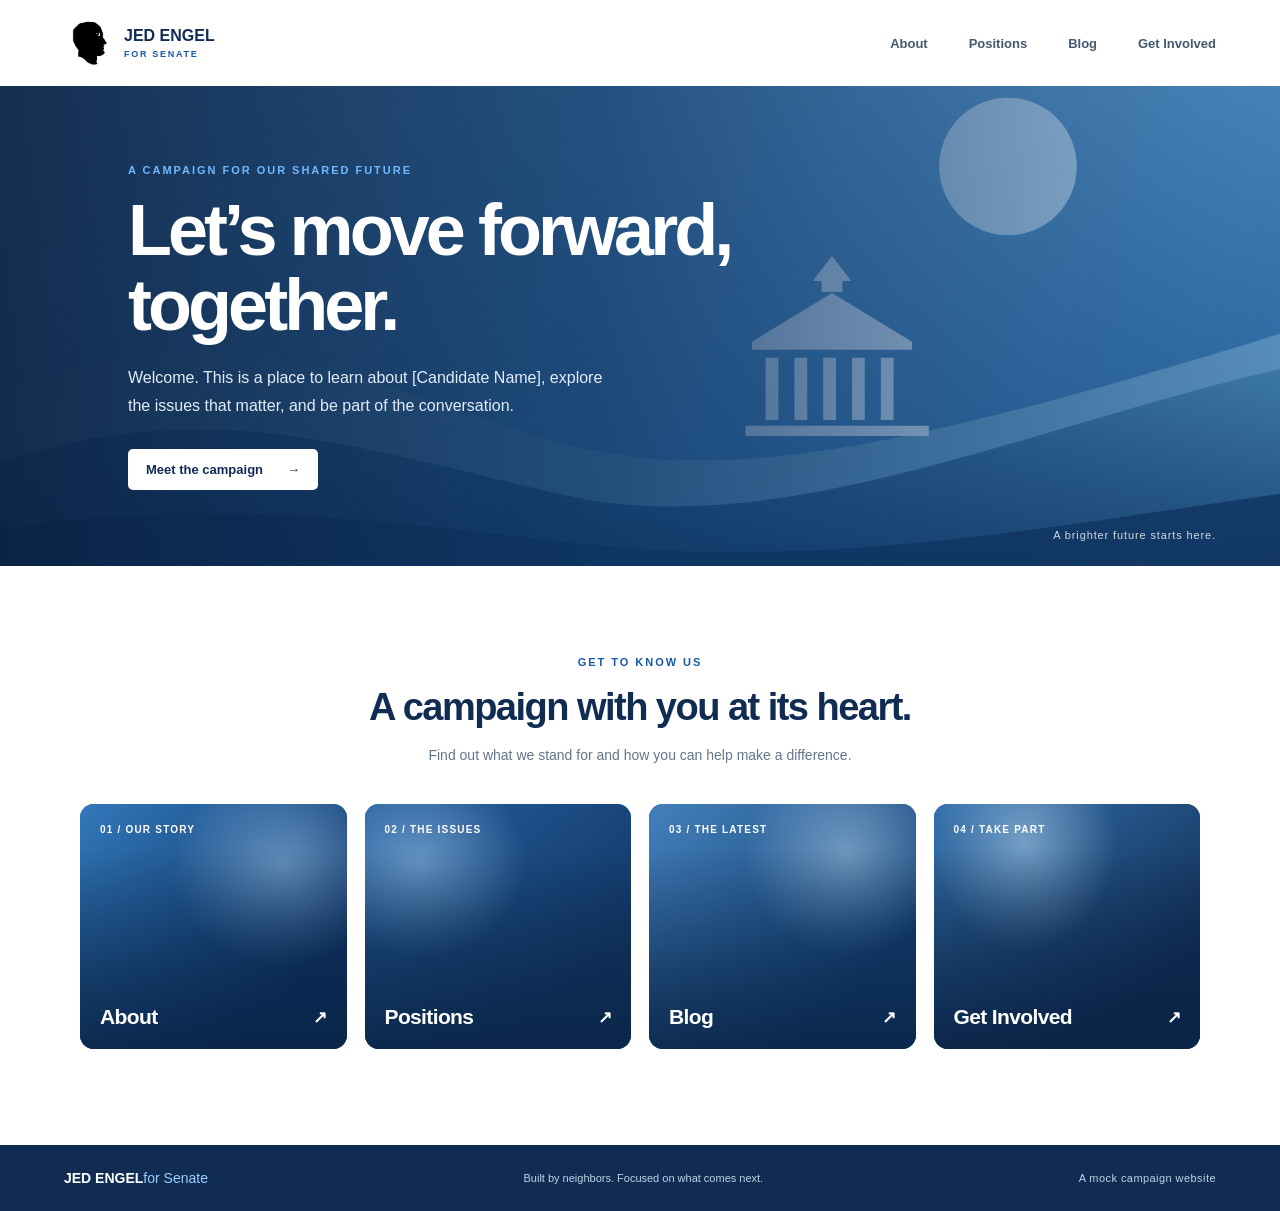
<file: index.html>
<!DOCTYPE html>
<html lang="en">
<head>
    <meta charset="UTF-8">
    <meta name="viewport" content="width=device-width, initial-scale=1.0">
    <meta name="description" content="Meet the campaign, explore the issues, and find ways to get involved.">
    <title>Home | Engel for Senate</title>
    <link rel="stylesheet" href="styles.css">
</head>
<body>
    <header class="site-header">
        <a class="brand" href="index.html" aria-label="Engel for Senate home">
            <img class="brand-logo" src="images/Rightfacing.png" alt="Engel for Senate">
            <span class="brand-name">JED ENGEL<span>FOR SENATE</span></span>
        </a>
        <nav class="site-nav" aria-label="Main navigation">
            <a href="about.html">About</a>
            <a href="positions.html">Positions</a>
            <a href="blog.html">Blog</a>
            <a href="get-involved.html">Get Involved</a>
        </nav>
    </header>

    <main>
        <section class="hero">
            <img class="hero-image" src="images/campaign-banner.svg" alt="">
            <div class="hero-content">
                <p class="eyebrow">A campaign for our shared future</p>
                <h1>Let’s move forward, together.</h1>
                <p class="hero-copy">Welcome. This is a place to learn about [Candidate Name], explore the issues that matter, and be part of the conversation.</p>
                <a class="button button-light" href="about.html">Meet the campaign <span aria-hidden="true">→</span></a>
            </div>
            <span class="hero-note">A brighter future starts here.</span>
        </section>

        <section class="explore section-wrap" aria-labelledby="explore-title">
            <div class="section-heading">
                <p class="eyebrow">Get to know us</p>
                <h2 id="explore-title">A campaign with you at its heart.</h2>
                <p>Find out what we stand for and how you can help make a difference.</p>
            </div>
            <div class="feature-grid">
                <a class="feature-card card-about" href="about.html">
                    <span class="card-number">01 / OUR STORY</span>
                    <span class="card-link">About <span aria-hidden="true">↗</span></span>
                </a>
                <a class="feature-card card-positions" href="positions.html">
                    <span class="card-number">02 / THE ISSUES</span>
                    <span class="card-link">Positions <span aria-hidden="true">↗</span></span>
                </a>
                <a class="feature-card card-blog" href="blog.html">
                    <span class="card-number">03 / THE LATEST</span>
                    <span class="card-link">Blog <span aria-hidden="true">↗</span></span>
                </a>
                <a class="feature-card card-involved" href="get-involved.html">
                    <span class="card-number">04 / TAKE PART</span>
                    <span class="card-link">Get Involved <span aria-hidden="true">↗</span></span>
                </a>
            </div>
        </section>
    </main>

    <footer class="site-footer">
        <a class="footer-brand" href="index.html">JED ENGEL<span>for Senate</span></a>
        <p>Built by neighbors. Focused on what comes next.</p>
        <span class="footer-note">A mock campaign website</span>
    </footer>
</body>
</html>
</file>
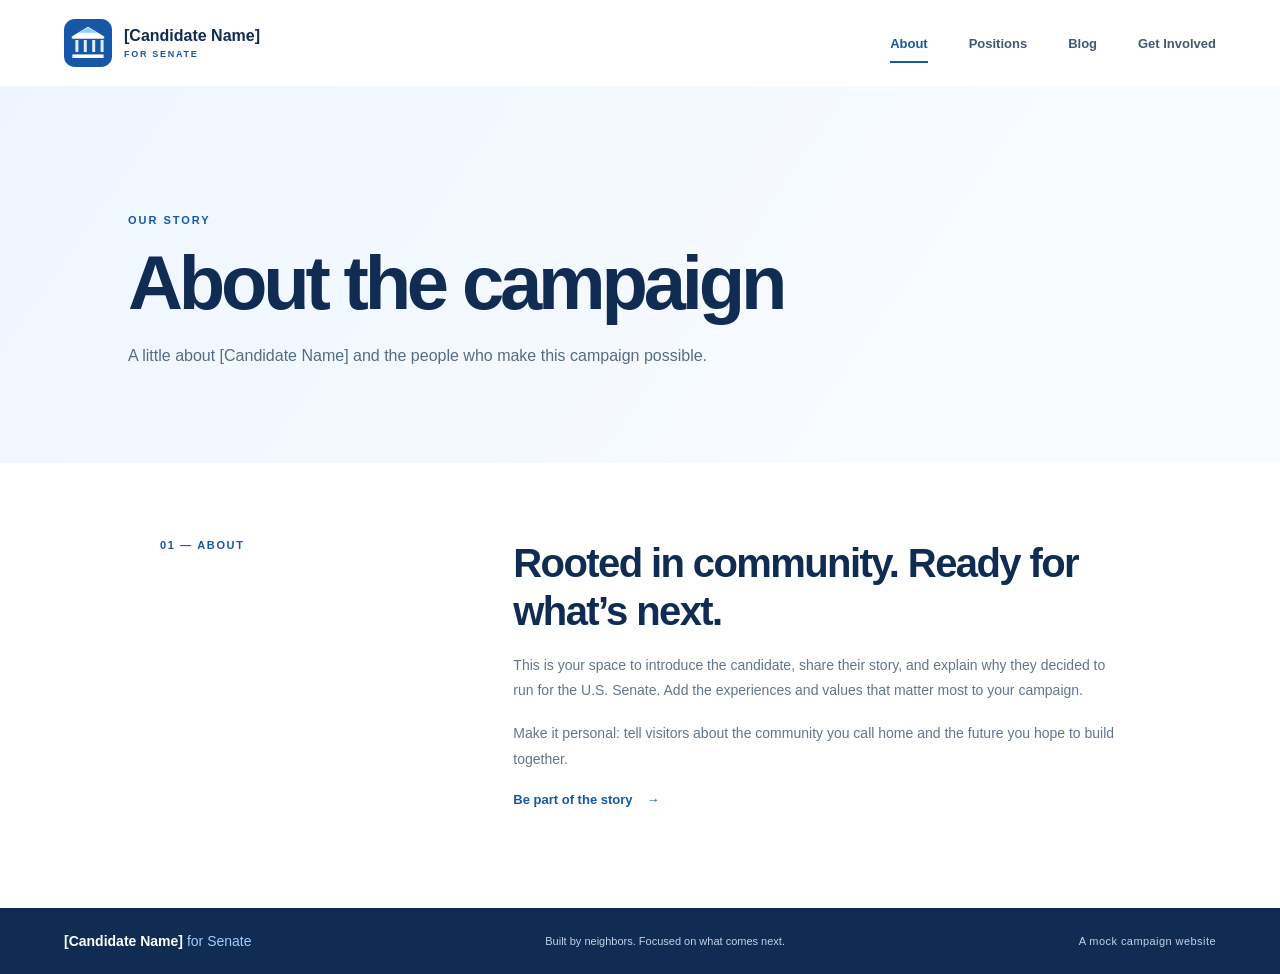
<file: about.html>
<!DOCTYPE html>
<html lang="en">
<head>
    <meta charset="UTF-8">
    <meta name="viewport" content="width=device-width, initial-scale=1.0">
    <meta name="description" content="Learn about [Candidate Name] and the campaign.">
    <title>About | [Candidate Name] for Senate</title>
    <link rel="stylesheet" href="styles.css">
</head>
<body>
    <header class="site-header">
        <a class="brand" href="index.html" aria-label="[Candidate Name] for Senate home">
            <img class="brand-logo" src="images/campaign-logo.svg" alt="">
            <span class="brand-name">[Candidate Name]<span>FOR SENATE</span></span>
        </a>
        <nav class="site-nav" aria-label="Main navigation">
            <a href="about.html" aria-current="page">About</a>
            <a href="positions.html">Positions</a>
            <a href="blog.html">Blog</a>
            <a href="get-involved.html">Get Involved</a>
        </nav>
    </header>
    <main class="page-main">
        <section class="page-hero">
            <p class="eyebrow">Our story</p>
            <h1>About the campaign</h1>
            <p class="page-lede">A little about [Candidate Name] and the people who make this campaign possible.</p>
        </section>
        <section class="page-content">
            <div class="content-label">01 — About</div>
            <div>
                <h2>Rooted in community. Ready for what’s next.</h2>
                <p>This is your space to introduce the candidate, share their story, and explain why they decided to run for the U.S. Senate. Add the experiences and values that matter most to your campaign.</p>
                <p>Make it personal: tell visitors about the community you call home and the future you hope to build together.</p>
                <a class="text-link" href="get-involved.html">Be part of the story <span aria-hidden="true">→</span></a>
            </div>
        </section>
    </main>
    <footer class="site-footer">
        <a class="footer-brand" href="index.html">[Candidate Name] <span>for Senate</span></a>
        <p>Built by neighbors. Focused on what comes next.</p>
        <span class="footer-note">A mock campaign website</span>
    </footer>
</body>
</html>
</file>
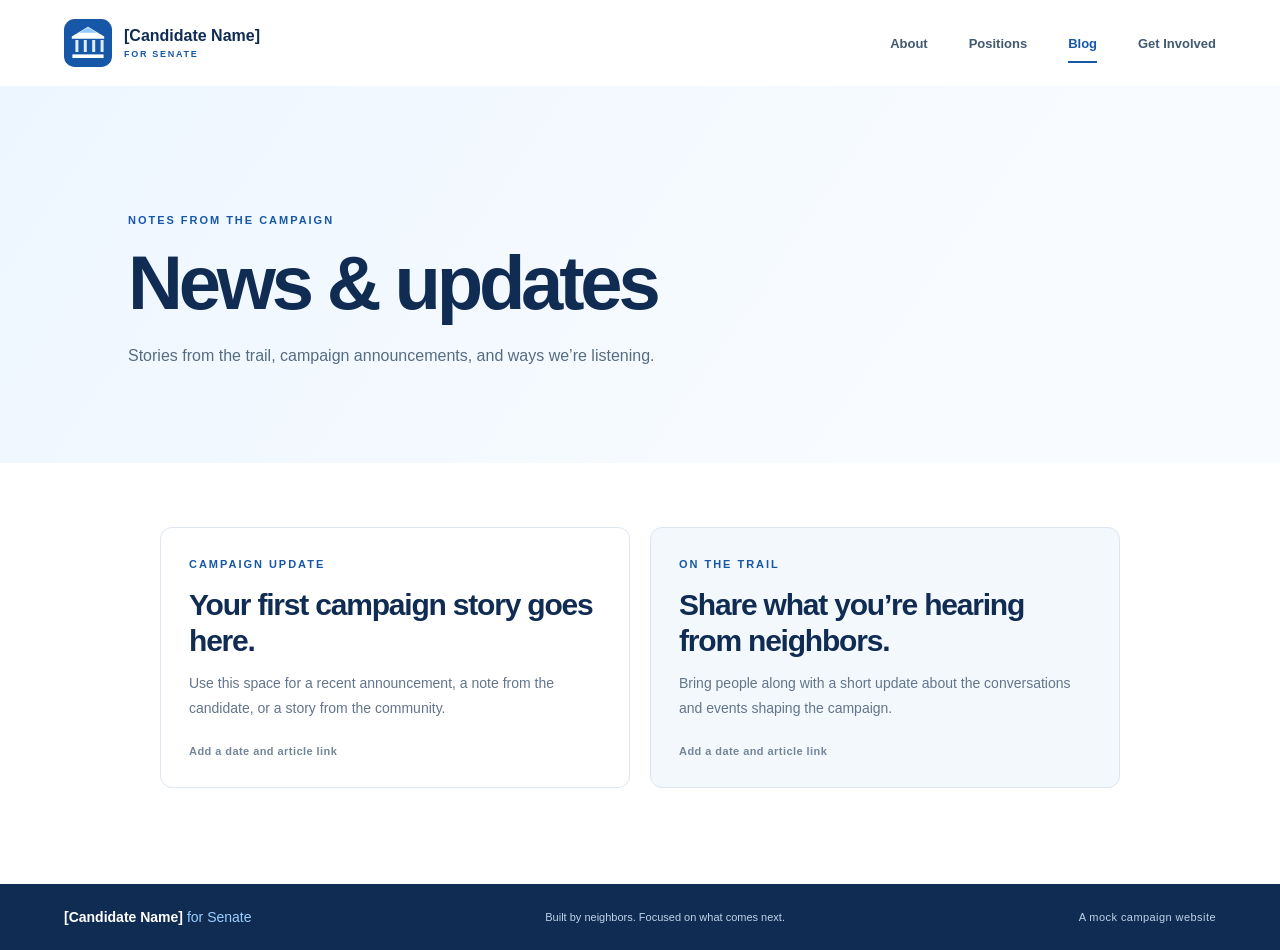
<file: blog.html>
<!DOCTYPE html>
<html lang="en">
<head>
    <meta charset="UTF-8">
    <meta name="viewport" content="width=device-width, initial-scale=1.0">
    <meta name="description" content="News and updates from the [Candidate Name] campaign.">
    <title>Blog | [Candidate Name] for Senate</title>
    <link rel="stylesheet" href="styles.css">
</head>
<body>
    <header class="site-header">
        <a class="brand" href="index.html" aria-label="[Candidate Name] for Senate home">
            <img class="brand-logo" src="images/campaign-logo.svg" alt="">
            <span class="brand-name">[Candidate Name]<span>FOR SENATE</span></span>
        </a>
        <nav class="site-nav" aria-label="Main navigation">
            <a href="about.html">About</a>
            <a href="positions.html">Positions</a>
            <a href="blog.html" aria-current="page">Blog</a>
            <a href="get-involved.html">Get Involved</a>
        </nav>
    </header>
    <main class="page-main">
        <section class="page-hero">
            <p class="eyebrow">Notes from the campaign</p>
            <h1>News &amp; updates</h1>
            <p class="page-lede">Stories from the trail, campaign announcements, and ways we’re listening.</p>
        </section>
        <section class="blog-list" aria-label="Campaign updates">
            <article class="blog-card">
                <p class="eyebrow">Campaign update</p>
                <h2>Your first campaign story goes here.</h2>
                <p>Use this space for a recent announcement, a note from the candidate, or a story from the community.</p>
                <span class="blog-placeholder">Add a date and article link</span>
            </article>
            <article class="blog-card blog-card-accent">
                <p class="eyebrow">On the trail</p>
                <h2>Share what you’re hearing from neighbors.</h2>
                <p>Bring people along with a short update about the conversations and events shaping the campaign.</p>
                <span class="blog-placeholder">Add a date and article link</span>
            </article>
        </section>
    </main>
    <footer class="site-footer">
        <a class="footer-brand" href="index.html">[Candidate Name] <span>for Senate</span></a>
        <p>Built by neighbors. Focused on what comes next.</p>
        <span class="footer-note">A mock campaign website</span>
    </footer>
</body>
</html>
</file>
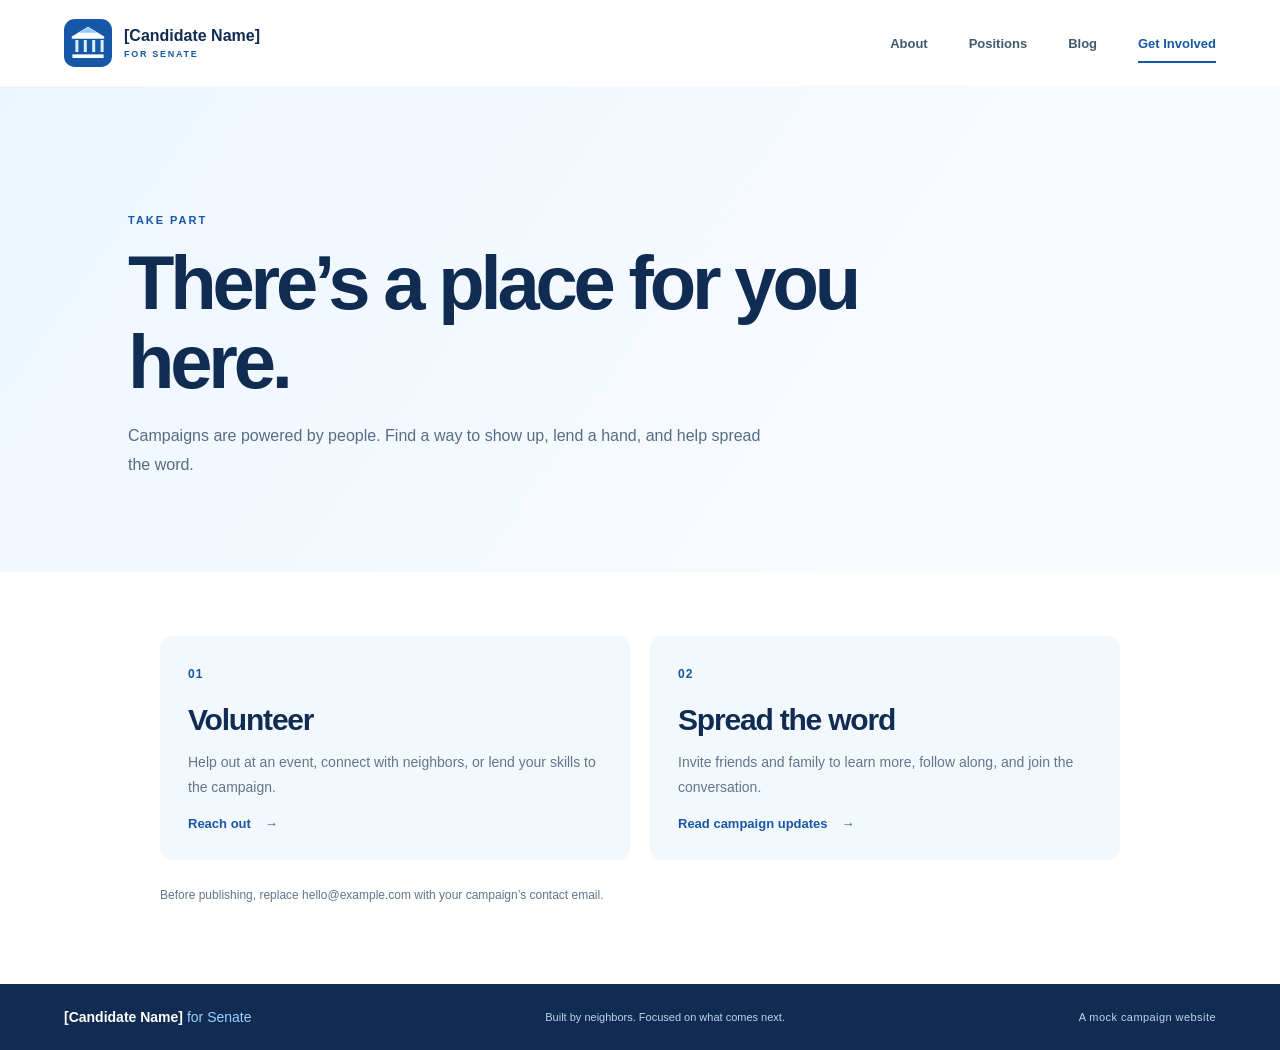
<file: get-involved.html>
<!DOCTYPE html>
<html lang="en">
<head>
    <meta charset="UTF-8">
    <meta name="viewport" content="width=device-width, initial-scale=1.0">
    <meta name="description" content="Find a way to take part in the [Candidate Name] campaign.">
    <title>Get Involved | [Candidate Name] for Senate</title>
    <link rel="stylesheet" href="styles.css">
</head>
<body>
    <header class="site-header">
        <a class="brand" href="index.html" aria-label="[Candidate Name] for Senate home">
            <img class="brand-logo" src="images/campaign-logo.svg" alt="">
            <span class="brand-name">[Candidate Name]<span>FOR SENATE</span></span>
        </a>
        <nav class="site-nav" aria-label="Main navigation">
            <a href="about.html">About</a>
            <a href="positions.html">Positions</a>
            <a href="blog.html">Blog</a>
            <a href="get-involved.html" aria-current="page">Get Involved</a>
        </nav>
    </header>
    <main class="page-main">
        <section class="page-hero">
            <p class="eyebrow">Take part</p>
            <h1>There’s a place for you here.</h1>
            <p class="page-lede">Campaigns are powered by people. Find a way to show up, lend a hand, and help spread the word.</p>
        </section>
        <section class="involve-grid" aria-label="Ways to get involved">
            <article class="involve-card">
                <span class="topic-number">01</span>
                <h2>Volunteer</h2>
                <p>Help out at an event, connect with neighbors, or lend your skills to the campaign.</p>
                <a class="text-link" href="mailto:hello@example.com?subject=Campaign%20volunteering">Reach out <span aria-hidden="true">→</span></a>
            </article>
            <article class="involve-card">
                <span class="topic-number">02</span>
                <h2>Spread the word</h2>
                <p>Invite friends and family to learn more, follow along, and join the conversation.</p>
                <a class="text-link" href="blog.html">Read campaign updates <span aria-hidden="true">→</span></a>
            </article>
        </section>
        <p class="setup-note">Before publishing, replace hello@example.com with your campaign’s contact email.</p>
    </main>
    <footer class="site-footer">
        <a class="footer-brand" href="index.html">[Candidate Name] <span>for Senate</span></a>
        <p>Built by neighbors. Focused on what comes next.</p>
        <span class="footer-note">A mock campaign website</span>
    </footer>
</body>
</html>
</file>
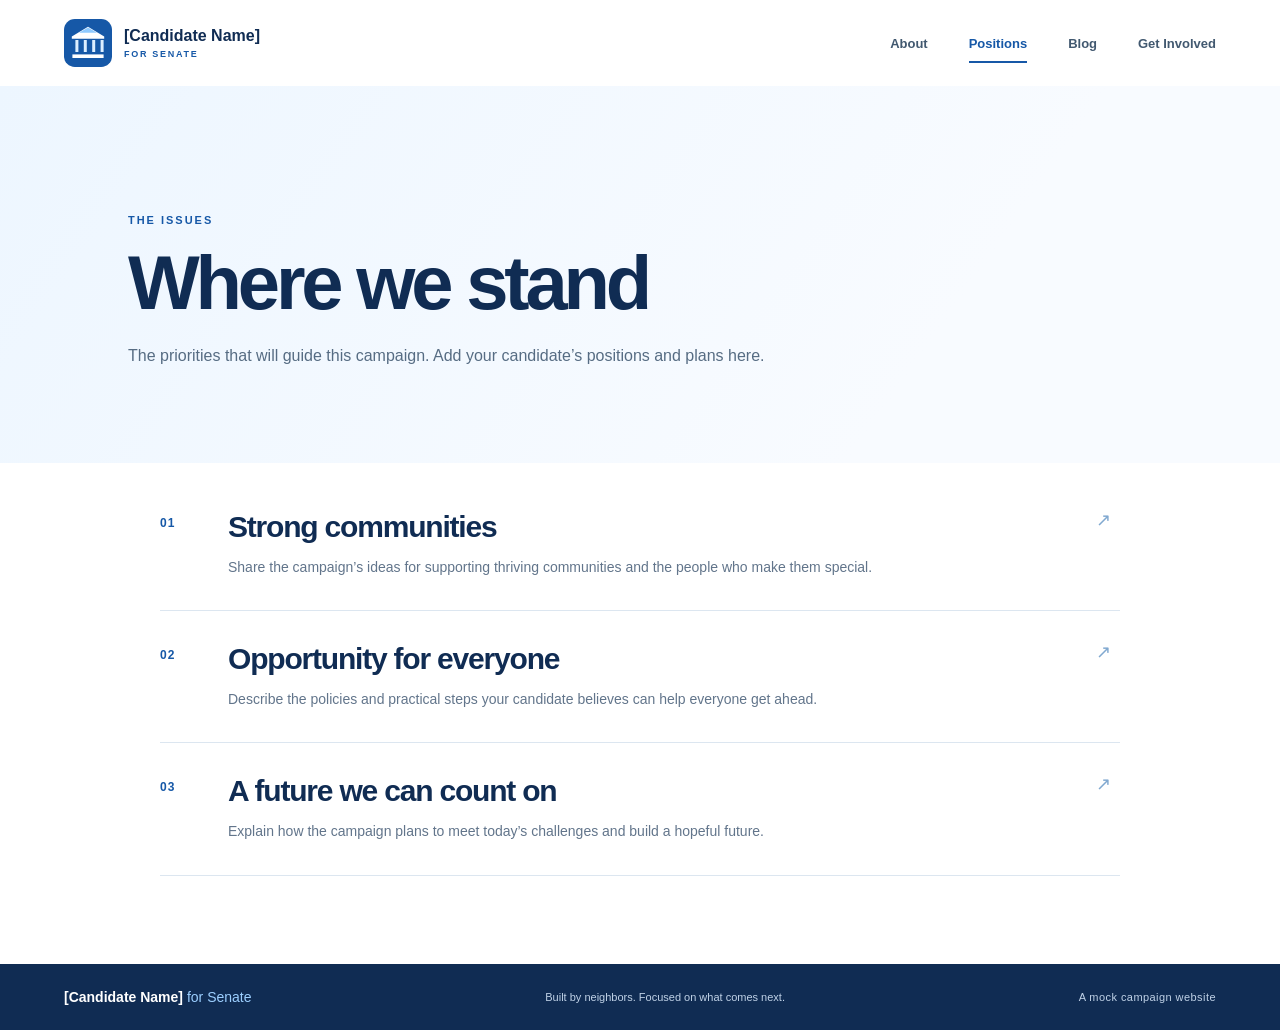
<file: positions.html>
<!DOCTYPE html>
<html lang="en">
<head>
    <meta charset="UTF-8">
    <meta name="viewport" content="width=device-width, initial-scale=1.0">
    <meta name="description" content="Explore the issues and priorities of the [Candidate Name] campaign.">
    <title>Positions | [Candidate Name] for Senate</title>
    <link rel="stylesheet" href="styles.css">
</head>
<body>
    <header class="site-header">
        <a class="brand" href="index.html" aria-label="[Candidate Name] for Senate home">
            <img class="brand-logo" src="images/campaign-logo.svg" alt="">
            <span class="brand-name">[Candidate Name]<span>FOR SENATE</span></span>
        </a>
        <nav class="site-nav" aria-label="Main navigation">
            <a href="about.html">About</a>
            <a href="positions.html" aria-current="page">Positions</a>
            <a href="blog.html">Blog</a>
            <a href="get-involved.html">Get Involved</a>
        </nav>
    </header>
    <main class="page-main">
        <section class="page-hero">
            <p class="eyebrow">The issues</p>
            <h1>Where we stand</h1>
            <p class="page-lede">The priorities that will guide this campaign. Add your candidate’s positions and plans here.</p>
        </section>
        <section class="topic-list" aria-label="Campaign priorities">
            <article class="topic-item">
                <span class="topic-number">01</span>
                <div><h2>Strong communities</h2><p>Share the campaign’s ideas for supporting thriving communities and the people who make them special.</p></div>
                <span class="topic-arrow" aria-hidden="true">↗</span>
            </article>
            <article class="topic-item">
                <span class="topic-number">02</span>
                <div><h2>Opportunity for everyone</h2><p>Describe the policies and practical steps your candidate believes can help everyone get ahead.</p></div>
                <span class="topic-arrow" aria-hidden="true">↗</span>
            </article>
            <article class="topic-item">
                <span class="topic-number">03</span>
                <div><h2>A future we can count on</h2><p>Explain how the campaign plans to meet today’s challenges and build a hopeful future.</p></div>
                <span class="topic-arrow" aria-hidden="true">↗</span>
            </article>
        </section>
    </main>
    <footer class="site-footer">
        <a class="footer-brand" href="index.html">[Candidate Name] <span>for Senate</span></a>
        <p>Built by neighbors. Focused on what comes next.</p>
        <span class="footer-note">A mock campaign website</span>
    </footer>
</body>
</html>
</file>
<file: styles.css>
:root {
    color-scheme: light;
    --navy: #102c53;
    --blue: #1658a7;
    --sky: #dceeff;
    --pale: #f3f8fd;
    --ink: #19324e;
    --muted: #62758b;
    --white: #fff;
    --line: #dce6f0;
    font-family: "Segoe UI", Arial, sans-serif;
    color: var(--ink);
    background: var(--white);
}

* {
    box-sizing: border-box;
}

body {
    margin: 0;
    min-width: 320px;
}

a {
    color: inherit;
}

.site-header {
    min-height: 86px;
    padding: 14px max(5vw, 24px);
    display: flex;
    align-items: center;
    justify-content: space-between;
    gap: 28px;
    background: var(--white);
}

.brand {
    display: inline-flex;
    align-items: center;
    gap: 12px;
    text-decoration: none;
    flex-shrink: 0;
}

.brand-logo {
    width: 48px;
    height: 48px;
    object-fit: contain;
}

.brand-name {
    color: var(--navy);
    font-size: 16px;
    font-weight: 800;
    line-height: 1.15;
}

.brand-name span {
    display: block;
    margin-top: 4px;
    color: var(--blue);
    font-size: 9px;
    letter-spacing: .19em;
}

.site-nav {
    display: flex;
    align-items: center;
    gap: clamp(18px, 3.2vw, 48px);
}

.site-nav a {
    padding: 10px 0;
    color: #425970;
    font-size: 13px;
    font-weight: 600;
    text-decoration: none;
    transition: color .2s ease;
}

.site-nav a:hover,
.site-nav a[aria-current="page"] {
    color: var(--blue);
}

.site-nav a[aria-current="page"] {
    box-shadow: 0 2px 0 var(--blue);
}

.hero {
    position: relative;
    min-height: 480px;
    overflow: hidden;
    display: flex;
    align-items: center;
    padding: 76px max(10vw, 28px);
    isolation: isolate;
    background: var(--navy);
    color: var(--white);
}

.hero::after {
    position: absolute;
    z-index: -1;
    inset: 0;
    background: linear-gradient(90deg, rgba(10, 34, 67, .92) 0%, rgba(13, 52, 99, .76) 47%, rgba(13, 52, 99, .13) 100%);
    content: "";
}

.hero-image {
    position: absolute;
    z-index: -2;
    inset: 0;
    width: 100%;
    height: 100%;
    object-fit: cover;
}

.hero-content {
    width: min(100%, 640px);
}

.eyebrow {
    margin: 0 0 14px;
    color: #72b8ff;
    font-size: 11px;
    font-weight: 700;
    letter-spacing: .18em;
    line-height: 1.5;
    text-transform: uppercase;
}

.hero h1,
.page-hero h1 {
    margin: 0;
    font-size: clamp(42px, 6vw, 72px);
    font-weight: 700;
    letter-spacing: -.055em;
    line-height: 1.05;
}

.hero-copy {
    max-width: 490px;
    margin: 20px 0 28px;
    color: #e2edf9;
    font-size: 16px;
    line-height: 1.8;
}

.button {
    display: inline-flex;
    align-items: center;
    gap: 24px;
    padding: 13px 18px;
    border-radius: 5px;
    font-size: 13px;
    font-weight: 700;
    text-decoration: none;
    transition: transform .2s ease, background .2s ease;
}

.button:hover {
    transform: translateY(-2px);
}

.button-light {
    color: var(--navy);
    background: var(--white);
}

.button-light:hover {
    background: var(--sky);
}

.hero-note {
    position: absolute;
    right: max(5vw, 24px);
    bottom: 25px;
    color: rgba(255, 255, 255, .8);
    font-size: 11px;
    letter-spacing: .08em;
}

.section-wrap {
    width: min(1120px, calc(100% - 48px));
    margin: 0 auto;
}

.explore {
    padding-top: 88px;
    padding-bottom: 96px;
}

.section-heading {
    max-width: 610px;
    margin: 0 auto 36px;
    text-align: center;
}

.section-heading .eyebrow,
.page-hero .eyebrow {
    color: var(--blue);
}

.section-heading h2,
.page-content h2,
.topic-item h2,
.blog-card h2,
.involve-card h2 {
    margin: 0;
    color: var(--navy);
    font-size: clamp(26px, 3.5vw, 38px);
    font-weight: 700;
    letter-spacing: -.04em;
    line-height: 1.2;
}

.section-heading > p:last-child {
    margin: 14px 0 0;
    color: var(--muted);
    font-size: 14px;
    line-height: 1.7;
}

.feature-grid {
    display: grid;
    grid-template-columns: repeat(4, minmax(0, 1fr));
    gap: 18px;
}

.feature-card {
    position: relative;
    display: flex;
    min-height: 245px;
    overflow: hidden;
    flex-direction: column;
    justify-content: space-between;
    padding: 20px;
    border-radius: 14px;
    isolation: isolate;
    color: var(--white);
    text-decoration: none;
    background-color: var(--blue);
    transition: transform .2s ease, box-shadow .2s ease;
}

.feature-card::before {
    position: absolute;
    z-index: -1;
    inset: 0;
    background: linear-gradient(180deg, rgba(9, 35, 68, .08) 18%, rgba(9, 35, 68, .84) 100%);
    content: "";
}

.feature-card::after {
    position: absolute;
    z-index: -2;
    inset: 0;
    background: radial-gradient(ellipse at 76% 25%, rgba(180, 219, 255, .52), transparent 39%), linear-gradient(135deg, #367fc4, #0c3265 78%);
    content: "";
    transition: transform .35s ease;
}

.feature-card:hover {
    box-shadow: 0 12px 28px rgba(16, 44, 83, .18);
    transform: translateY(-4px);
}

.feature-card:hover::after {
    transform: scale(1.08);
}

.card-positions::after {
    background: radial-gradient(ellipse at 20% 24%, rgba(172, 218, 255, .55), transparent 36%), linear-gradient(140deg, #2865a8, #123766 78%);
}

.card-blog::after {
    background: radial-gradient(ellipse at 74% 20%, rgba(201, 231, 255, .5), transparent 37%), linear-gradient(135deg, #4988c6, #124075 78%);
}

.card-involved::after {
    background: radial-gradient(ellipse at 34% 16%, rgba(190, 226, 255, .56), transparent 37%), linear-gradient(145deg, #3878b6, #102c53 78%);
}

.card-number {
    font-size: 10px;
    font-weight: 700;
    letter-spacing: .12em;
}

.card-link {
    display: flex;
    align-items: center;
    justify-content: space-between;
    font-size: 21px;
    font-weight: 700;
    letter-spacing: -.03em;
}

.card-link span {
    font-size: 17px;
}

.page-main {
    min-height: calc(100vh - 165px);
}

.page-hero {
    padding: clamp(64px, 10vw, 126px) max(10vw, 28px) clamp(56px, 8vw, 92px);
    background: linear-gradient(125deg, #edf6ff, #f8fbff 72%);
}

.page-hero h1 {
    max-width: 900px;
    color: var(--navy);
    font-size: clamp(42px, 7vw, 76px);
}

.page-lede {
    max-width: 640px;
    margin: 20px 0 0;
    color: #566c83;
    font-size: 16px;
    line-height: 1.8;
}

.page-content,
.topic-list,
.blog-list,
.involve-grid {
    width: min(960px, calc(100% - 48px));
    margin: 0 auto;
}

.page-content {
    display: grid;
    grid-template-columns: 1fr 2fr;
    gap: 50px;
    padding: 76px 0 100px;
}

.content-label {
    color: var(--blue);
    font-size: 11px;
    font-weight: 700;
    letter-spacing: .15em;
    text-transform: uppercase;
}

.page-content h2 {
    font-size: clamp(27px, 4vw, 40px);
}

.page-content p,
.topic-item p,
.blog-card > p:not(.eyebrow),
.involve-card p {
    color: var(--muted);
    font-size: 14px;
    line-height: 1.8;
}

.page-content p {
    margin: 18px 0 0;
}

.text-link {
    display: inline-flex;
    align-items: center;
    gap: 14px;
    margin-top: 20px;
    color: var(--blue);
    font-size: 13px;
    font-weight: 700;
    text-decoration: none;
}

.text-link:hover {
    text-decoration: underline;
    text-underline-offset: 4px;
}

.topic-list {
    padding: 16px 0 88px;
}

.topic-item {
    display: grid;
    grid-template-columns: 48px 1fr 24px;
    align-items: start;
    gap: 20px;
    padding: 30px 0;
    border-bottom: 1px solid var(--line);
}

.topic-number {
    padding-top: 7px;
    color: var(--blue);
    font-size: 12px;
    font-weight: 700;
    letter-spacing: .08em;
}

.topic-item h2,
.blog-card h2,
.involve-card h2 {
    font-size: clamp(22px, 3vw, 30px);
}

.topic-item p {
    max-width: 650px;
    margin: 10px 0 0;
}

.topic-arrow {
    color: #81a9d0;
    font-size: 18px;
}

.blog-list {
    display: grid;
    grid-template-columns: repeat(2, minmax(0, 1fr));
    gap: 20px;
    padding: 64px 0 96px;
}

.blog-card {
    min-height: 250px;
    padding: 28px;
    border: 1px solid var(--line);
    border-radius: 12px;
    background: var(--white);
}

.blog-card-accent {
    background: var(--pale);
}

.blog-card .eyebrow,
.involve-card .topic-number {
    color: var(--blue);
}

.blog-card h2 {
    margin-top: 8px;
}

.blog-card > p:not(.eyebrow) {
    margin: 12px 0 20px;
}

.blog-placeholder {
    color: #73869a;
    font-size: 11px;
    font-weight: 600;
    letter-spacing: .04em;
}

.involve-grid {
    display: grid;
    grid-template-columns: repeat(2, minmax(0, 1fr));
    gap: 20px;
    padding: 64px 0 28px;
}

.involve-card {
    padding: 28px;
    border-radius: 12px;
    background: var(--pale);
}

.involve-card h2 {
    margin-top: 20px;
}

.involve-card p {
    margin: 12px 0 0;
}

.involve-card .text-link {
    margin-top: 16px;
}

.setup-note {
    width: min(960px, calc(100% - 48px));
    margin: 0 auto;
    padding: 0 0 82px;
    color: var(--muted);
    font-size: 12px;
}

.site-footer {
    display: flex;
    align-items: center;
    justify-content: space-between;
    gap: 20px;
    padding: 25px max(5vw, 24px);
    color: #dce8f6;
    background: var(--navy);
}

.footer-brand {
    color: var(--white);
    font-size: 14px;
    font-weight: 800;
    text-decoration: none;
}

.footer-brand span {
    color: #9ccfff;
    font-weight: 500;
}

.site-footer p,
.footer-note {
    margin: 0;
    color: #c0d2e7;
    font-size: 11px;
}

.footer-note {
    letter-spacing: .04em;
}

a:focus-visible {
    outline: 3px solid #60a9f3;
    outline-offset: 4px;
}

@media (max-width: 800px) {
    .site-header {
        align-items: flex-start;
        flex-direction: column;
        gap: 12px;
        padding-top: 14px;
        padding-bottom: 10px;
    }

    .site-nav {
        width: 100%;
        justify-content: space-between;
        gap: 12px;
    }

    .site-nav a {
        font-size: 12px;
    }

    .hero {
        min-height: 420px;
    }

    .feature-grid {
        grid-template-columns: repeat(2, minmax(0, 1fr));
    }

    .feature-card {
        min-height: 220px;
    }

    .page-content {
        grid-template-columns: 1fr;
        gap: 22px;
        padding-top: 58px;
    }
}

@media (max-width: 540px) {
    .site-header {
        padding-right: 20px;
        padding-left: 20px;
    }

    .brand-logo {
        width: 42px;
        height: 42px;
    }

    .site-nav {
        flex-wrap: wrap;
        justify-content: flex-start;
        column-gap: 23px;
        row-gap: 0;
    }

    .hero {
        min-height: 440px;
        padding-right: 24px;
        padding-left: 24px;
    }

    .hero::after {
        background: linear-gradient(90deg, rgba(10, 34, 67, .92), rgba(13, 52, 99, .68));
    }

    .hero-note {
        right: 24px;
    }

    .explore {
        padding-top: 64px;
        padding-bottom: 68px;
    }

    .feature-grid,
    .blog-list,
    .involve-grid {
        grid-template-columns: 1fr;
    }

    .feature-card {
        min-height: 205px;
    }

    .page-hero {
        padding-right: 24px;
        padding-left: 24px;
    }

    .topic-item {
        grid-template-columns: 32px 1fr 16px;
        gap: 12px;
    }

    .site-footer {
        align-items: flex-start;
        flex-direction: column;
        gap: 8px;
        padding: 24px;
    }
}

@media (prefers-reduced-motion: reduce) {
    *,
    *::before,
    *::after {
        scroll-behavior: auto !important;
        transition-duration: .01ms !important;
    }
}
</file>
